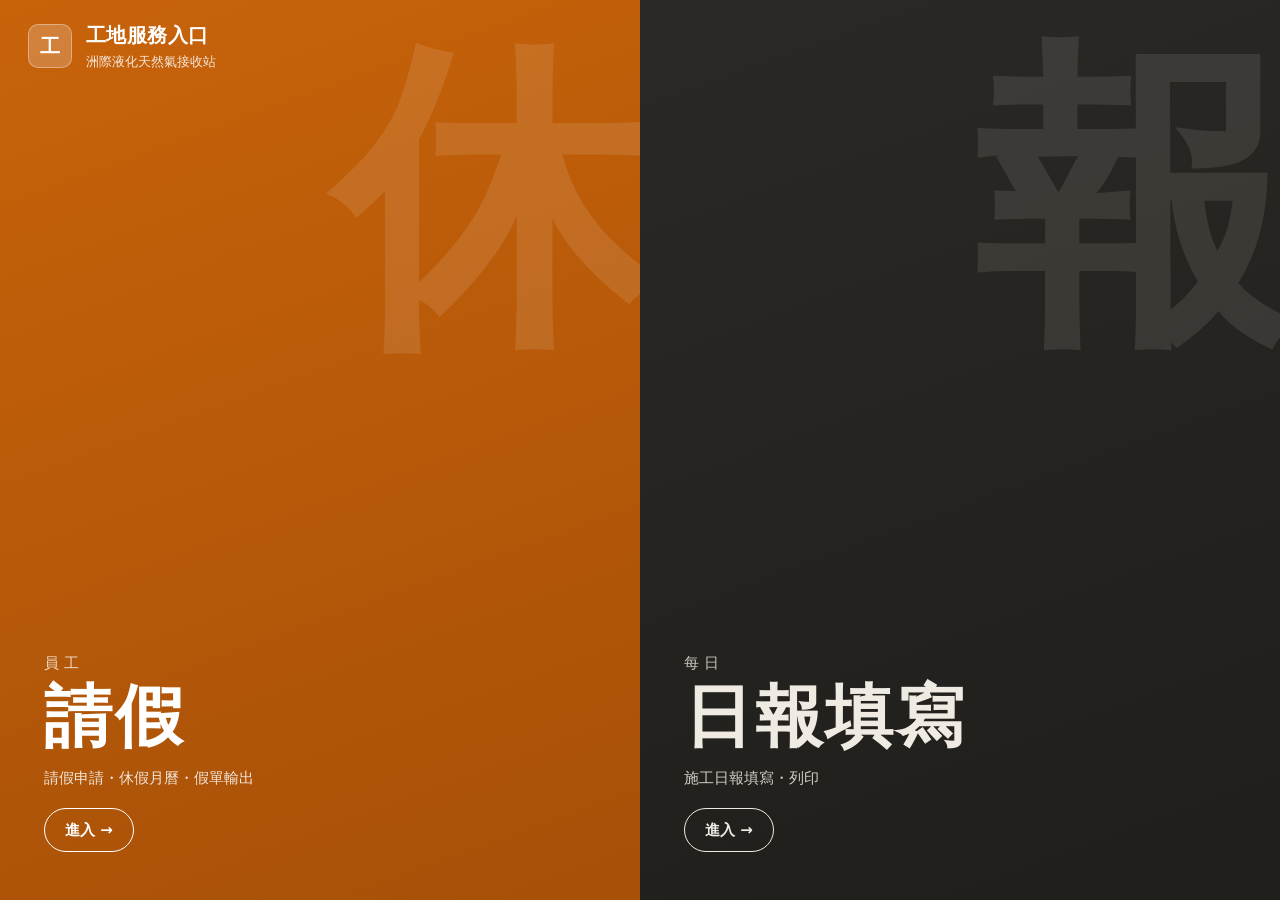
<file: index.html>
<!doctype html>
<html lang="zh-Hant">
<head>
<meta charset="UTF-8">
<meta name="viewport" content="width=device-width, initial-scale=1">
<title>工地服務入口</title>
<link rel="icon" href="data:image/svg+xml,%3Csvg xmlns='http://www.w3.org/2000/svg' viewBox='0 0 100 100'%3E%3Crect width='100' height='100' rx='20' fill='%23C8630A'/%3E%3Ctext x='50' y='68' font-size='58' text-anchor='middle' fill='white' font-family='Arial'%3E工%3C/text%3E%3C/svg%3E">
<link rel="stylesheet" href="style.css">
</head>
<body>
<div class="split">
  <header class="split-head">
    <span class="brand-mark" aria-hidden="true">工</span>
    <div>
      <h1>工地服務入口</h1>
      <p>洲際液化天然氣接收站</p>
    </div>
  </header>

  <a class="panel panel-leave" href="leave/">
    <span class="panel-mark" aria-hidden="true">休</span>
    <span class="panel-text">
      <span class="panel-kicker">員工</span>
      <span class="panel-title">請假</span>
      <span class="panel-desc">請假申請・休假月曆・假單輸出</span>
    </span>
    <span class="panel-go" aria-hidden="true">進入 →</span>
  </a>

  <a class="panel panel-daily" href="daily/">
    <span class="panel-mark" aria-hidden="true">報</span>
    <span class="panel-text">
      <span class="panel-kicker">每日</span>
      <span class="panel-title">日報填寫</span>
      <span class="panel-desc">施工日報填寫・列印</span>
    </span>
    <span class="panel-go" aria-hidden="true">進入 →</span>
  </a>
</div>
</body>
</html>
</file>
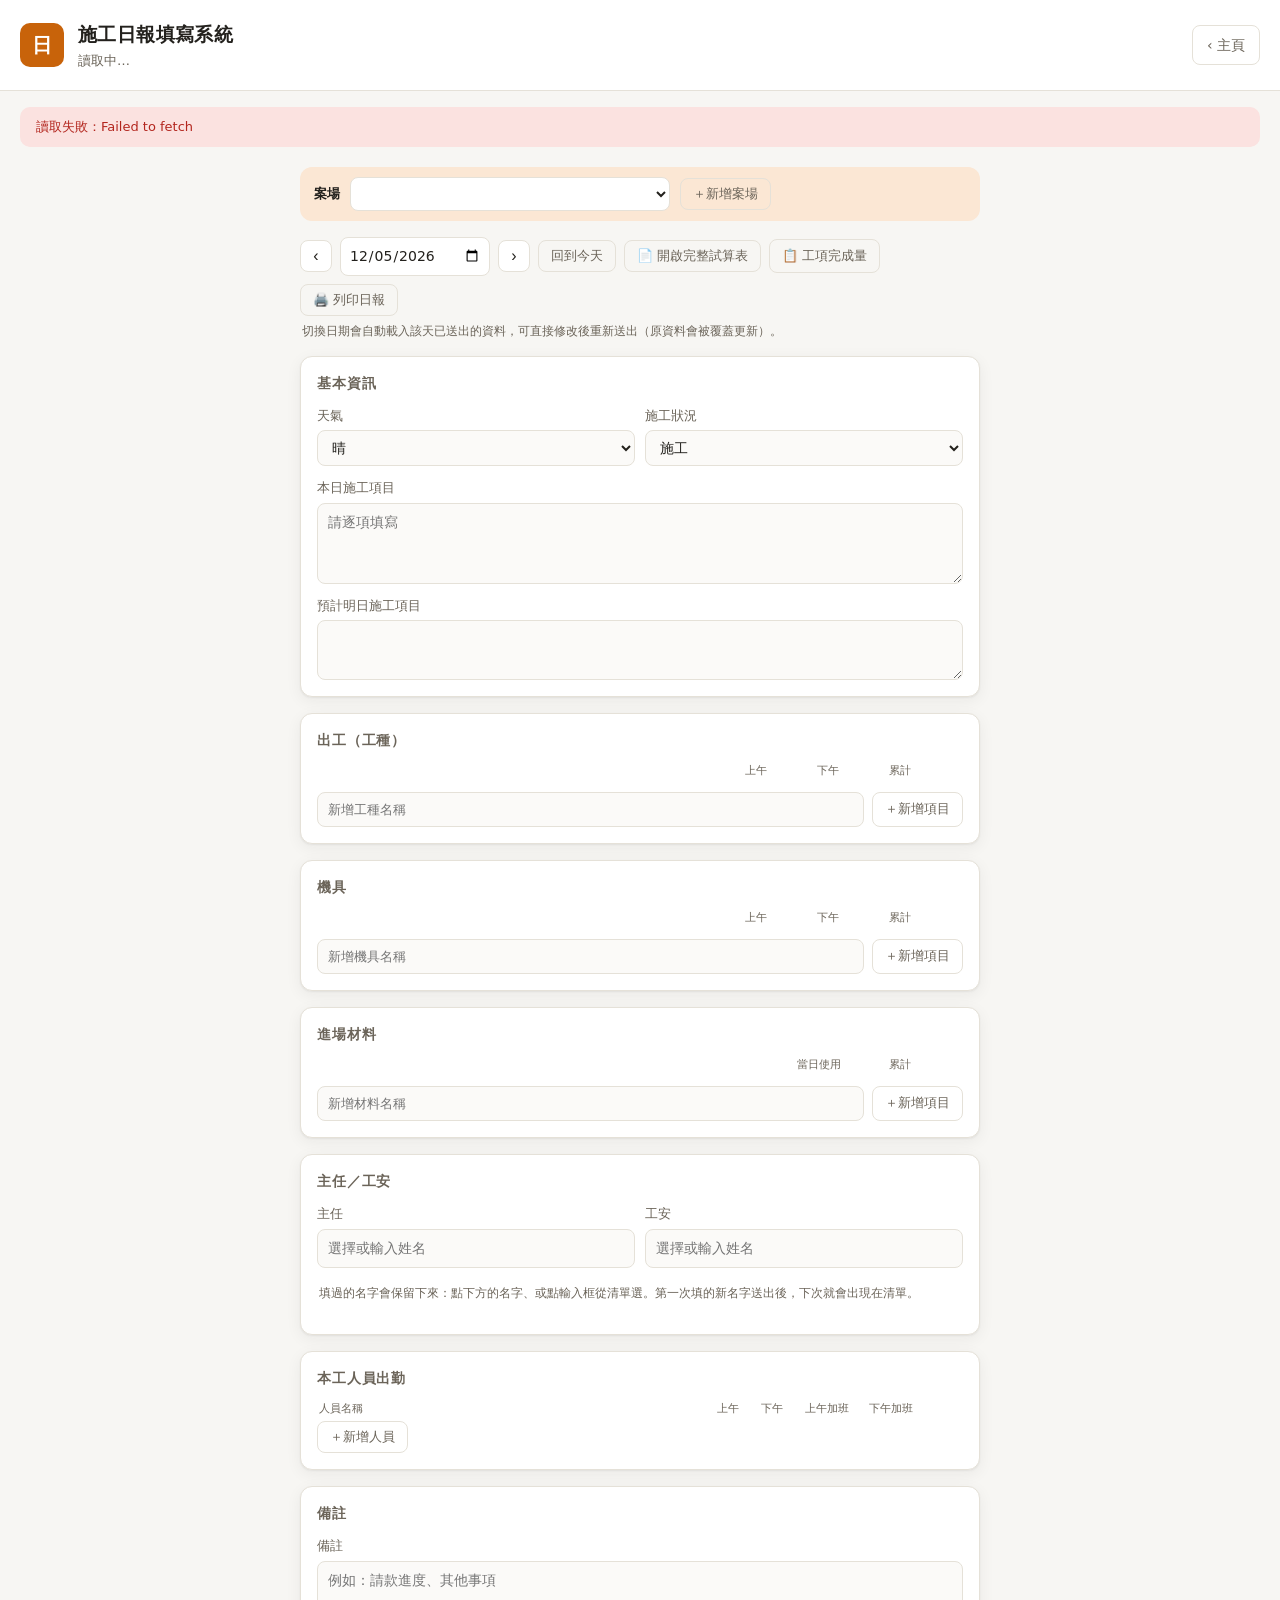
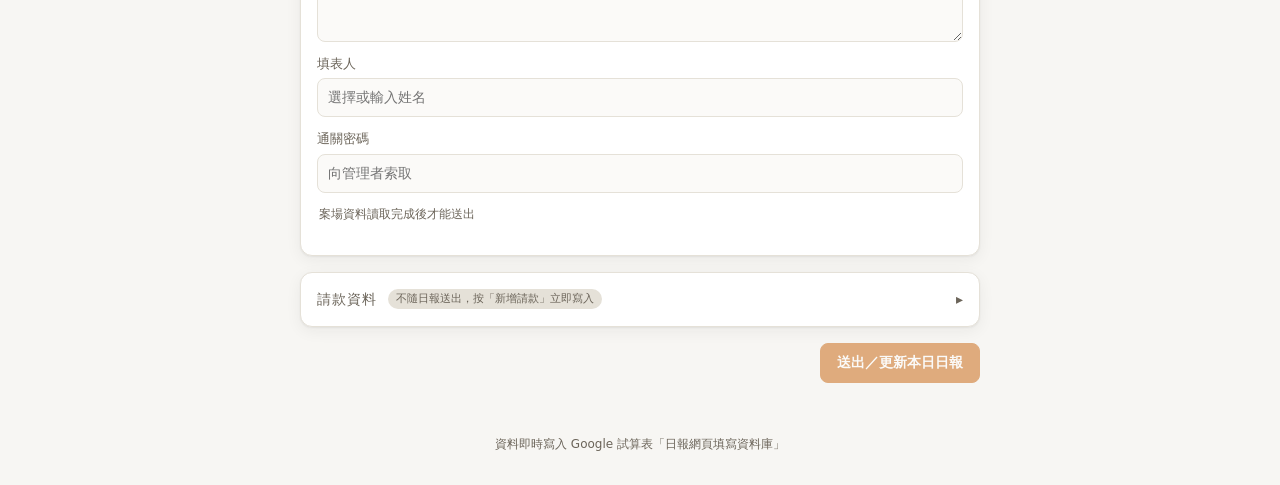
<file: daily/index.html>
<!doctype html>
<html lang="zh-Hant">
<head>
<meta charset="UTF-8">
<meta name="viewport" content="width=device-width, initial-scale=1">
<title id="pageTitle">施工日報填寫系統</title>
<link rel="icon" href="data:image/svg+xml,%3Csvg xmlns='http://www.w3.org/2000/svg' viewBox='0 0 100 100'%3E%3Crect width='100' height='100' rx='20' fill='%23C8630A'/%3E%3Ctext x='50' y='68' font-size='50' text-anchor='middle' fill='white' font-family='Arial'%3E日%3C/text%3E%3C/svg%3E">
<link rel="stylesheet" href="style.css?v=20261107f">
</head>
<body>
<header class="topbar">
  <div class="brand">
    <span class="brand-mark" aria-hidden="true">日</span>
    <div>
      <h1 id="companyName">施工日報填寫系統</h1>
      <p class="subtitle" id="projectName">讀取中…</p>
    </div>
  </div>
  <a class="home-link" href="../">‹ 主頁</a>
</header>

<div id="errorBanner" class="banner banner-error" hidden></div>

<main>
  <div class="case-bar">
    <label for="fCase">案場</label>
    <select id="fCase"></select>
    <button type="button" id="addCaseBtn" class="ghost-btn">＋新增案場</button>
    <span id="caseLoadStatus" class="load-status"></span>
  </div>

  <section class="card" id="addCaseSection" hidden>
    <h2>新增案場</h2>
    <div class="field-row">
      <label>案場代碼<input id="ncCode" type="text" maxlength="30" placeholder="英數字/底線/連字號，例如 h2" autocomplete="off"></label>
      <label>案場名稱<input id="ncName" type="text" maxlength="100" placeholder="例如 中鼎H2工區" autocomplete="off"></label>
    </div>
    <div class="field-row">
      <label>業主<input id="ncOwner" type="text" maxlength="100" autocomplete="off"></label>
      <label>公司名稱<input id="ncCompany" type="text" maxlength="100" autocomplete="off"></label>
    </div>
    <div class="field-row">
      <label>合約金額（元）<input id="ncContract" type="text" maxlength="100" autocomplete="off"></label>
      <label>開工日期（YYYY/MM/DD）<input id="ncStartDate" type="text" maxlength="100" placeholder="2026/01/01" autocomplete="off"></label>
    </div>
    <label>工種/機具/材料清單
      <select id="ncCopyFrom"></select>
    </label>
    <p class="field-hint">選「不複製」則新案場從空清單開始，之後可在各分類用「＋新增項目」自己加；各案場的清單彼此獨立。</p>
    <div class="submit-bar">
      <button type="button" id="ncCancelBtn" class="ghost-btn">取消</button>
      <button type="button" id="ncSubmitBtn" class="action-btn action-primary">建立案場</button>
    </div>
    <div id="ncStatus" class="form-status" hidden></div>
  </section>

  <form id="reportForm">
    <div class="date-bar">
      <button type="button" id="prevDayBtn" class="icon-btn" aria-label="前一天">‹</button>
      <input type="date" id="fDate">
      <button type="button" id="nextDayBtn" class="icon-btn" aria-label="後一天">›</button>
      <button type="button" id="todayBtn" class="ghost-btn">回到今天</button>
      <button type="button" id="openXlsxBtn" class="ghost-btn">📄 開啟完整試算表</button>
      <a id="itemsLinkBtn" class="ghost-btn link-btn" href="items.html">📋 工項完成量</a>
      <button type="button" id="printReportBtn" class="ghost-btn">🖨️ 列印日報</button>
      <span id="loadStatus" class="load-status"></span>
    </div>
    <p class="field-hint">切換日期會自動載入該天已送出的資料，可直接修改後重新送出（原資料會被覆蓋更新）。</p>

    <section class="card">
      <h2>基本資訊</h2>
      <div class="field-row">
        <label>天氣
          <select id="fWeather">
            <option value="晴">晴</option>
            <option value="陰">陰</option>
            <option value="雨">雨</option>
          </select>
        </label>
        <label>施工狀況
          <select id="fStatus">
            <option value="施工">施工</option>
            <option value="休息">休息</option>
          </select>
        </label>
      </div>
      <label>本日施工項目
        <textarea id="fTodayWork" rows="3" placeholder="請逐項填寫"></textarea>
      </label>
      <label>預計明日施工項目
        <textarea id="fTomorrowPlan" rows="2"></textarea>
      </label>
    </section>

    <section class="card">
      <h2>出工（工種）</h2>
      <div class="item-list-head"><span></span><span>上午</span><span>下午</span><span>累計</span></div>
      <div id="laborList" class="item-list"></div>
      <div class="add-item-row">
        <input type="text" id="laborNewName" placeholder="新增工種名稱">
        <button type="button" id="laborAddBtn" class="ghost-btn">＋新增項目</button>
      </div>
    </section>

    <section class="card">
      <h2>機具</h2>
      <div class="item-list-head"><span></span><span>上午</span><span>下午</span><span>累計</span></div>
      <div id="equipmentList" class="item-list"></div>
      <div class="add-item-row">
        <input type="text" id="equipmentNewName" placeholder="新增機具名稱">
        <button type="button" id="equipmentAddBtn" class="ghost-btn">＋新增項目</button>
      </div>
    </section>

    <section class="card">
      <h2>進場材料</h2>
      <div class="item-list-head material"><span></span><span>當日使用</span><span>累計</span></div>
      <div id="materialList" class="item-list"></div>
      <div class="add-item-row">
        <input type="text" id="materialNewName" placeholder="新增材料名稱">
        <button type="button" id="materialAddBtn" class="ghost-btn">＋新增項目</button>
      </div>
    </section>

    <section class="card">
      <h2>主任／工安</h2>
      <div class="field-row">
        <label>主任<input id="fDir" type="text" list="dirNames" maxlength="20" autocomplete="off" placeholder="選擇或輸入姓名">
          <div class="chip-row" id="dirChips"></div></label>
        <label>工安<input id="fSafe" type="text" list="safeNames" maxlength="20" autocomplete="off" placeholder="選擇或輸入姓名">
          <div class="chip-row" id="safeChips"></div></label>
      </div>
      <datalist id="dirNames"></datalist>
      <datalist id="safeNames"></datalist>
      <p class="field-hint">填過的名字會保留下來：點下方的名字、或點輸入框從清單選。第一次填的新名字送出後，下次就會出現在清單。</p>
    </section>

    <section class="card">
      <h2>本工人員出勤</h2>
      <div class="attendance-head">
        <span>人員名稱</span><span>上午</span><span>下午</span><span>上午加班</span><span>下午加班</span><span></span>
      </div>
      <div id="attendanceList"></div>
      <button type="button" id="addAttendanceBtn" class="ghost-btn">＋新增人員</button>
      <datalist id="peopleNames"></datalist>
    </section>

    <section class="card">
      <h2>備註</h2>
      <label>備註
        <textarea id="fRemark" rows="3" placeholder="例如：請款進度、其他事項"></textarea>
      </label>
      <label>填表人
        <input id="fReporter" list="reporterNames" placeholder="選擇或輸入姓名" required autocomplete="off" maxlength="20">
        <datalist id="reporterNames"></datalist>
      </label>
      <label>通關密碼
        <input id="fPassword" type="password" autocomplete="off" placeholder="向管理者索取">
      </label>
      <p id="passwordHint" class="field-hint">請先輸入密碼才能送出</p>
    </section>

    <section class="card" id="billingSection">
      <button type="button" id="billingToggle" class="card-toggle" aria-expanded="false" aria-controls="billingBody">
        <span class="card-toggle-title">請款資料</span>
        <span class="card-badge">不隨日報送出，按「新增請款」立即寫入</span>
        <span class="toggle-arrow" aria-hidden="true">▸</span>
      </button>
      <div id="billingDone" class="form-status" hidden></div>
      <div id="billingBody" hidden>
        <label>請款日期<input id="bDate" type="date"></label>
        <div id="billingItems"></div>
        <button type="button" id="billingAddItemBtn" class="ghost-btn">＋新增請款項目</button>
        <p class="field-hint">可用「＋新增請款項目」分別輸入不同區域/期別的資料，按一次「新增請款」一併寫入。「累計至上期請款金額」不用填，系統會依同區域前幾期自動加總；請款日期當天起的 xlsx 日報會顯示這些項目。新增後無法在網頁修改或刪除，請到試算表「請款資料」分頁處理。需先在上方「備註」卡片輸入通關密碼。</p>
        <div class="submit-bar">
          <button type="button" id="billingSubmitBtn" class="action-btn action-primary">新增請款</button>
        </div>
        <div id="billingStatus" class="form-status" hidden></div>
      </div>
    </section>

    <section class="card" id="internalSection" hidden>
      <h2>內部記錄 <span class="card-badge">不會列印，僅後台查看</span></h2>

      <div class="pick-head"><span>類別</span><span>內容說明</span><span>時間</span><span>備註</span><span></span></div>
      <div id="pickList"></div>
      <datalist id="pickCategoryList"></datalist>
      <button type="button" id="addPickBtn" class="ghost-btn">＋新增選工</button>

      <hr class="card-divider">

      <div id="noteList"></div>
      <button type="button" id="addNoteBtn" class="ghost-btn">＋新增備註</button>
    </section>

    <div id="formStatus" class="form-status" hidden></div>
    <div class="submit-bar">
      <button type="submit" id="submitBtn" class="action-btn action-primary">送出／更新本日日報</button>
    </div>
  </form>
</main>

<footer class="pagefoot">資料即時寫入 Google 試算表「日報網頁填寫資料庫」</footer>

<!--
  列印範本比照「D:\洲際液化天然氣接收站AI\日報格式.xlsx」實際欄位配置刻出來（用 openpyxl 讀取
  該檔案的合併儲存格與標籤位置比對），不是憑印象刻的。版面上有兩處無法從資料直接對應，
  已跟使用者確認過處理方式：
  1. 人員/加班區塊：主任/工安為上午下午各填一個姓名；「本工」為固定文字；人員欄依本工出勤
     的上午/下午勾選分區列出，加班時數與加班原因印在該人員同一列（範例加班欄右側原有4個
     小格，合併成單一「加班原因」欄，總寬度不變）。
  2. 範例第46~51列有一整塊沒有任何文字標籤的格線，判斷是原始表格「備註」欄位的所在位置，
     故拿來放備註文字（做成單一邊框方塊而非重建看不出用途的細格線，功能對等但非逐格複製）。
-->
<div id="printDailyReport" class="print-report">
  <table class="pr-head">
    <tbody>
      <tr><td colspan="2" class="pr-company" id="prCompany"></td></tr>
      <tr><td colspan="2" class="pr-title">施　工　日　誌　／　日　報　表</td></tr>
      <tr><td colspan="2">業主：<span id="prOwner"></span></td></tr>
      <tr><td colspan="2">工程名稱：<span id="prProject"></span></td></tr>
      <tr>
        <td class="pr-half">合約金額：<span id="prContract"></span></td>
        <td class="pr-half">日期：<span id="prYear"></span>年<span id="prMonth"></span>月<span id="prDay"></span>日</td>
      </tr>
      <tr>
        <td class="pr-half">開工日期：<span id="prStartDate"></span></td>
        <td class="pr-half">
          天氣：<span id="prChkSun" class="pr-checkbox"></span>晴
          <span id="prChkCloud" class="pr-checkbox"></span>陰
          <span id="prChkRain" class="pr-checkbox"></span>雨
          施工狀況：<span id="prChkWork" class="pr-checkbox"></span>施工
          <span id="prChkRest" class="pr-checkbox"></span>休息
        </td>
      </tr>
    </tbody>
  </table>

  <div class="pr-twocol">
    <div class="pr-col-left">
      <table class="pr-items">
        <thead><tr><th>工種</th><th>上午</th><th>下午</th><th>累計</th></tr></thead>
        <tbody id="prLaborRows"></tbody>
      </table>
      <table class="pr-items">
        <thead><tr><th>機具</th><th>上午</th><th>下午</th><th>累計</th></tr></thead>
        <tbody id="prEquipmentRows"></tbody>
      </table>
    </div>
    <div class="pr-col-right">
      <div class="pr-notebox">
        <div class="pr-label-cell">本日施工項目</div>
        <div class="pr-text-cell" id="prTodayWork"></div>
        <div class="pr-label-cell">預計明日施工項目</div>
        <div class="pr-text-cell" id="prTomorrowPlan"></div>
      </div>
    </div>
  </div>

  <div class="pr-twocol">
    <div class="pr-col-left">
      <table class="pr-items">
        <thead><tr><th>材料</th><th>當日使用</th><th>累計</th></tr></thead>
        <tbody id="prMaterialRows"></tbody>
      </table>
    </div>
    <div class="pr-col-right">
      <table class="pr-people">
        <colgroup>
          <col style="width:8%"><col style="width:9%"><col style="width:15%"><col style="width:9%"><col style="width:16%"><col style="width:9%"><col style="width:34%">
        </colgroup>
        <thead>
          <tr><th></th><th colspan="2">主任／工安</th><th>本工</th><th>人員</th><th>加班</th><th>加班原因</th></tr>
        </thead>
        <tbody id="prPeopleRows"></tbody>
      </table>
    </div>
  </div>

  <table class="pr-sign">
    <tbody>
      <tr class="pr-sign-row">
        <td>董事長</td>
        <td>經理</td>
        <td>填表人：<span id="prReporter"></span></td>
      </tr>
    </tbody>
  </table>
</div>

<script src="config.js?v=20260921a"></script>
<script src="app.js?v=20261107f"></script>
</body>
</html>
</file>
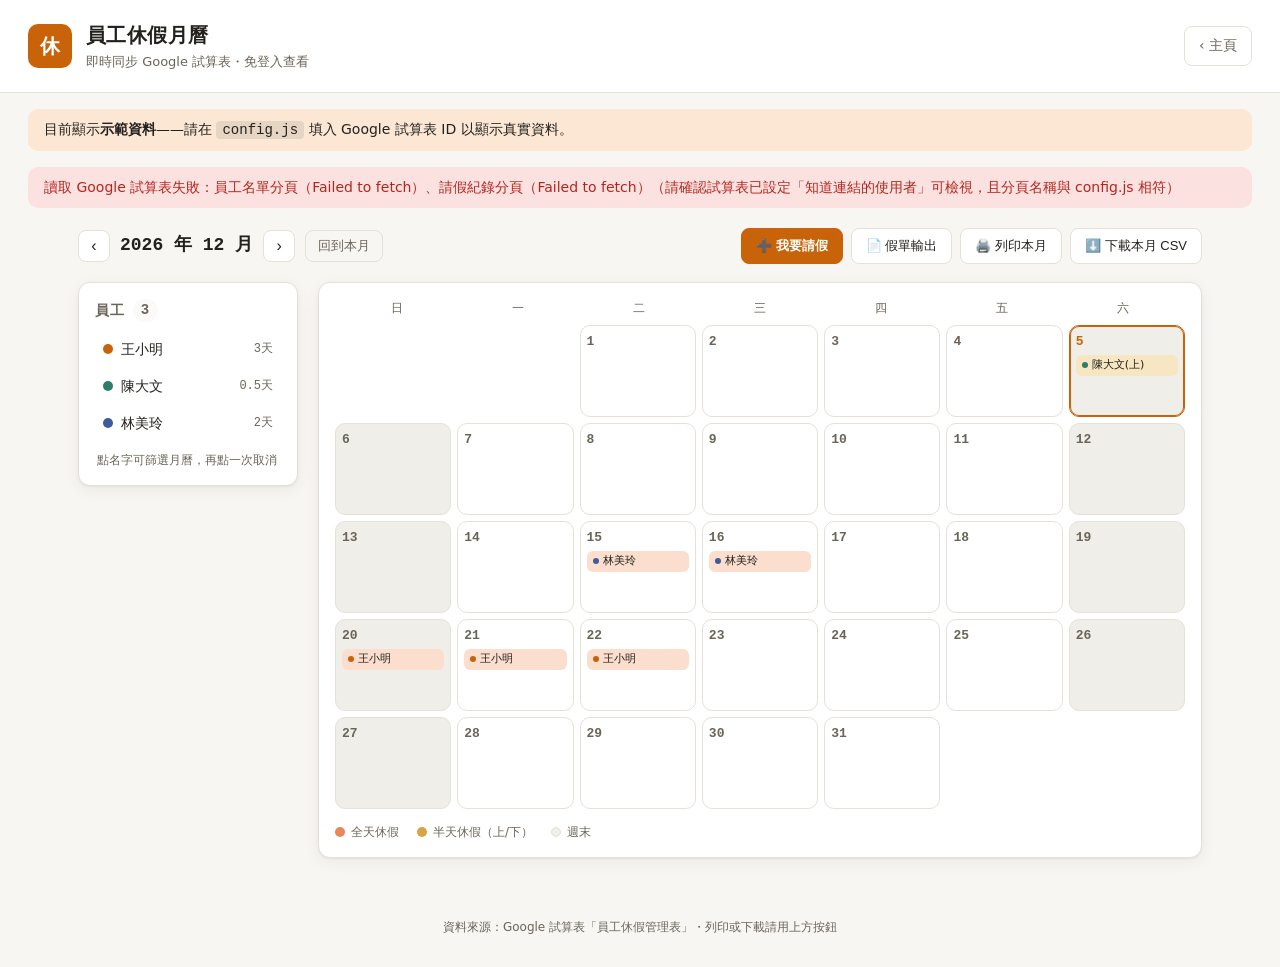
<file: leave/index.html>
<!doctype html>
<html lang="zh-Hant">
<head>
<meta charset="UTF-8">
<meta name="viewport" content="width=device-width, initial-scale=1">
<title id="pageTitle">員工休假月曆</title>
<link rel="icon" href="data:image/svg+xml,%3Csvg xmlns='http://www.w3.org/2000/svg' viewBox='0 0 100 100'%3E%3Crect width='100' height='100' rx='20' fill='%23C8630A'/%3E%3Ctext x='50' y='68' font-size='58' text-anchor='middle' fill='white' font-family='Arial'%3E休%3C/text%3E%3C/svg%3E">
<link rel="stylesheet" href="style.css">
</head>
<body>
<header class="topbar">
  <div class="brand">
    <span class="brand-mark" aria-hidden="true">休</span>
    <div>
      <h1 id="companyName">員工休假月曆</h1>
      <p class="subtitle">即時同步 Google 試算表・免登入查看</p>
    </div>
  </div>
  <a class="home-link" href="../">‹ 主頁</a>
</header>

<div id="demoBanner" class="banner" hidden>
  目前顯示<strong>示範資料</strong>——請在 <code>config.js</code> 填入 Google 試算表 ID 以顯示真實資料。
</div>
<div id="errorBanner" class="banner banner-error" hidden></div>

<main>
  <div class="toolbar">
    <div class="month-nav">
      <button id="prevMonth" class="icon-btn" aria-label="上個月">‹</button>
      <div class="month-label" id="monthLabel">2026 年 9 月</div>
      <button id="nextMonth" class="icon-btn" aria-label="下個月">›</button>
      <button id="todayBtn" class="ghost-btn">回到本月</button>
    </div>
    <div class="actions">
      <button id="addLeaveBtn" class="action-btn action-primary">➕ 我要請假</button>
      <button id="leaveFormBtn" class="action-btn">📄 假單輸出</button>
      <button id="printBtn" class="action-btn">🖨️ 列印本月</button>
      <button id="downloadBtn" class="action-btn">⬇️ 下載本月 CSV</button>
      <a id="sheetLink" class="action-btn action-link" href="#" target="_blank" rel="noopener">📄 開啟完整試算表</a>
    </div>
  </div>

  <div class="layout">
    <aside class="roster" aria-label="員工列表">
      <h2>員工<span id="empCount" class="count-pill">0</span></h2>
      <ul id="employeeList" class="employee-list"></ul>
      <p class="hint">點名字可篩選月曆，再點一次取消</p>
    </aside>

    <section class="calendar-wrap" aria-label="休假月曆">
      <div class="weekday-row">
        <span>日</span><span>一</span><span>二</span><span>三</span><span>四</span><span>五</span><span>六</span>
      </div>
      <div id="calendarGrid" class="calendar-grid"></div>
      <div class="legend">
        <span class="legend-item"><i class="dot dot-full"></i>全天休假</span>
        <span class="legend-item"><i class="dot dot-half"></i>半天休假（上/下）</span>
        <span class="legend-item"><i class="dot dot-weekend"></i>週末</span>
      </div>
    </section>
  </div>
</main>

<dialog id="leaveDialog" class="leave-dialog">
  <form id="leaveForm" method="dialog">
    <h2>請假申請</h2>
    <label>
      姓名
      <input id="fName" name="name" list="empNames" placeholder="選擇或輸入姓名" required autocomplete="off" maxlength="20">
      <datalist id="empNames"></datalist>
    </label>
    <p class="field-hint">名單裡沒有你的名字？直接輸入新名字送出即可自動加入員工名單。</p>
    <div class="field-row">
      <label>
        開始日期
        <input id="fStart" name="start" type="date" required>
      </label>
      <label>
        結束日期
        <input id="fEnd" name="end" type="date" required>
      </label>
    </div>
    <label>
      假別
      <select id="fType" name="type">
        <option value="全天">全天</option>
        <option value="上午半天">上午半天</option>
        <option value="下午半天">下午半天</option>
      </select>
    </label>
    <p class="field-hint">半天假請把開始日期和結束日期設成同一天。</p>
    <label>
      備註（選填）
      <input id="fNote" name="note" type="text" maxlength="80" placeholder="例如：返鄉處理家事">
    </label>
    <label>
      通關密碼
      <input id="fPassword" name="password" type="password" autocomplete="off" placeholder="向管理者索取">
    </label>
    <p id="passwordHint" class="field-hint">請先輸入密碼才能送出</p>
    <label class="pf-checkbox-inline">
      <input type="checkbox" id="fAlsoPrintForm">
      送出成功後，順便產生正式假單並列印
    </label>
    <div id="formStatus" class="form-status" hidden></div>
    <div class="dialog-actions">
      <button type="button" id="cancelLeaveBtn" class="ghost-btn">取消</button>
      <button type="submit" id="submitLeaveBtn" class="action-btn action-primary">送出</button>
    </div>
  </form>
</dialog>

<dialog id="leaveFormDialog" class="leave-dialog leave-form-dialog">
  <form id="leaveFormForm">
    <h2>假單輸出</h2>
    <p class="field-hint">填完按「產生假單並列印」，會開瀏覽器列印視窗，選「另存為 PDF」即可自選存放資料夾。這裡填的資料不會存進 Google 試算表。</p>
    <label>
      姓名
      <input id="pfNameInput" list="empNames" placeholder="選擇或輸入姓名" required autocomplete="off" maxlength="20">
    </label>
    <label>
      工地名稱
      <input id="pfSiteInput" type="text" placeholder="例如：洲際LNG接收站工程" maxlength="40">
    </label>
    <label>
      職務代理人
      <input id="pfProxyInput" type="text" placeholder="不指定可留空" maxlength="20">
    </label>
    <fieldset class="pf-type-fieldset">
      <legend>假別</legend>
      <label class="pf-radio"><input type="radio" name="pfType" value="婚假" required> 婚假</label>
      <label class="pf-radio"><input type="radio" name="pfType" value="事假"> 事假</label>
      <label class="pf-radio"><input type="radio" name="pfType" value="病假"> 病假</label>
      <label class="pf-radio"><input type="radio" name="pfType" value="喪假"> 喪假</label>
    </fieldset>
    <p class="field-hint">婚假／病假／喪假請另外檢附證明文件，這裡不處理附件。</p>

    <p class="pf-section-label">請假起（時分為24小時制，上午/下午僅作跨日註記用）：</p>
    <div class="pf-datetime-row">
      <input id="pfStartDate" type="date" required>
      <select id="pfStartAmpm"><option value="上午" selected>上午</option><option value="下午">下午</option></select>
      <input id="pfStartHour" type="number" min="0" max="23" placeholder="時" value="8">
      <input id="pfStartMin" type="number" min="0" max="59" placeholder="分" value="0">
    </div>
    <p class="pf-section-label">請假迄（時分為24小時制，上午/下午僅作跨日註記用）：</p>
    <div class="pf-datetime-row">
      <input id="pfEndDate" type="date" required>
      <select id="pfEndAmpm"><option value="上午">上午</option><option value="下午" selected>下午</option></select>
      <input id="pfEndHour" type="number" min="0" max="23" placeholder="時" value="17">
      <input id="pfEndMin" type="number" min="0" max="59" placeholder="分" value="0">
    </div>

    <p class="pf-section-label">請假日時數（共計）：</p>
    <div class="field-row">
      <label>
        天
        <input id="pfDaysInput" type="number" min="0" step="0.5" placeholder="天">
      </label>
      <label>
        時
        <input id="pfHoursInput" type="number" min="0" step="0.5" placeholder="時">
      </label>
    </div>
    <label>
      交辦事項（選填）
      <textarea id="pfHandoverInput" rows="2" maxlength="200" placeholder="請假期間工作如何交接"></textarea>
    </label>

    <div id="pfFormStatus" class="form-status error" hidden></div>
    <div class="dialog-actions">
      <button type="button" id="leaveFormCancelBtn" class="ghost-btn">取消</button>
      <button type="submit" class="action-btn action-primary">產生假單並列印</button>
    </div>
  </form>
</dialog>

<div id="printLeaveForm" class="print-leave-form">
  <table>
    <tbody>
      <tr><td colspan="5" class="pf-header-companies">坤鎔營造股份有限公司　　　專壹營造股份有限公司　　　裕發營造工程有限公司</td></tr>
      <tr><td colspan="5" class="pf-form-title">請　假　單</td></tr>
      <tr>
        <td colspan="3">工地名稱：<span id="pfOutSite"></span></td>
        <td colspan="2">請假填寫日期：<span id="pfOutFillDate"></span></td>
      </tr>
      <tr>
        <td colspan="3">姓　　名：<span id="pfOutName"></span></td>
        <td colspan="2">職務代理人：<span id="pfOutProxy"></span></td>
      </tr>
      <tr><td colspan="5" class="pf-label-cell">請假事由</td></tr>
      <tr>
        <td colspan="5" class="pf-checkbox-row">
          婚假<span id="pfOutChkMarriage" class="pf-checkbox"></span>
          事假<span id="pfOutChkPersonal" class="pf-checkbox"></span>
          病假<span id="pfOutChkSick" class="pf-checkbox"></span>
          喪假<span id="pfOutChkFuneral" class="pf-checkbox"></span>
          　（婚、病、喪假請檢附相關證明文件）
        </td>
      </tr>
      <tr><td colspan="5">請假日期：自　<span id="pfOutStart"></span>　起</td></tr>
      <tr><td colspan="5">　　　　　至　<span id="pfOutEnd"></span>　止</td></tr>
      <tr><td colspan="5">請假日時數：共計　<span id="pfOutDays"></span>　天　<span id="pfOutHours"></span>　時</td></tr>
      <tr><td colspan="5" class="pf-handover-cell">交辦事項：<span id="pfOutHandover"></span></td></tr>
      <tr class="pf-sign-row">
        <td colspan="2">董事長</td>
        <td colspan="1">總經理</td>
        <td colspan="2">經理</td>
      </tr>
    </tbody>
  </table>
</div>

<footer class="pagefoot">
  資料來源：Google 試算表「員工休假管理表」・列印或下載請用上方按鈕
</footer>

<script src="config.js"></script>
<script src="app.js"></script>
</body>
</html>
</file>
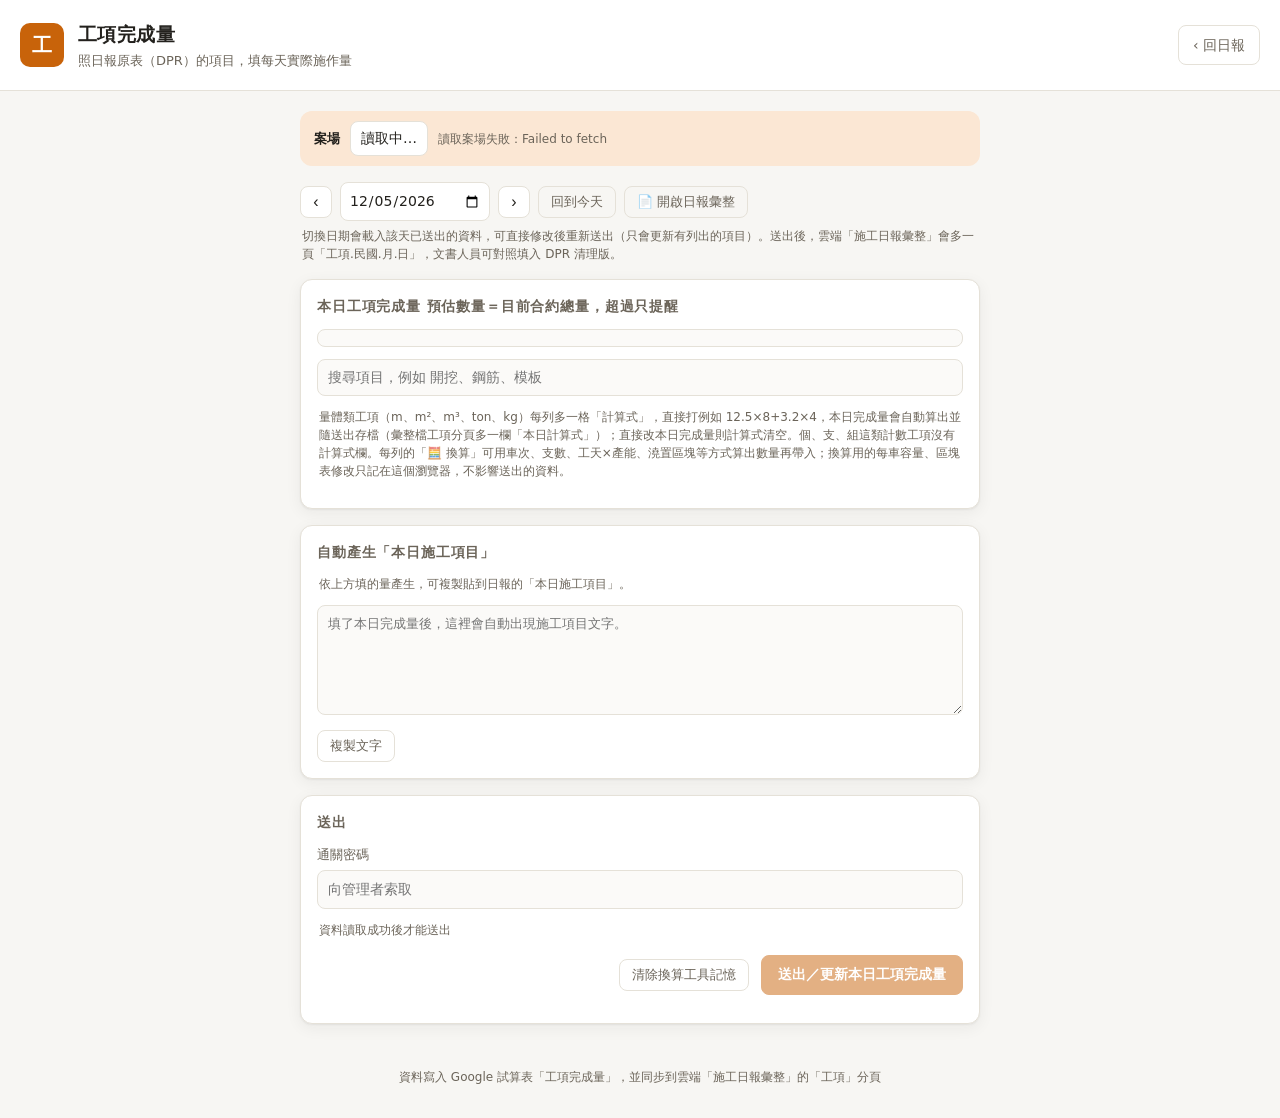
<file: daily/items.html>
<!doctype html>
<html lang="zh-Hant">
<head>
<meta charset="UTF-8">
<meta name="viewport" content="width=device-width, initial-scale=1">
<title>工項完成量</title>
<link rel="icon" href="data:image/svg+xml,%3Csvg xmlns='http://www.w3.org/2000/svg' viewBox='0 0 100 100'%3E%3Crect width='100' height='100' rx='20' fill='%23C8630A'/%3E%3Ctext x='50' y='68' font-size='50' text-anchor='middle' fill='white' font-family='Arial'%3E工%3C/text%3E%3C/svg%3E">
<link rel="stylesheet" href="style.css?v=20261107f">
<link rel="stylesheet" href="items.css?v=20261113b">
</head>
<body>
<header class="topbar">
  <div class="brand">
    <span class="brand-mark" aria-hidden="true">工</span>
    <div>
      <h1 id="companyName">工項完成量</h1>
      <p class="subtitle" id="projectName">照日報原表（DPR）的項目，填每天實際施作量</p>
    </div>
  </div>
  <a class="home-link" id="backLink" href="index.html">‹ 回日報</a>
</header>

<div id="errorBanner" class="banner banner-error" hidden></div>

<main>
  <div class="case-bar">
    <label>案場</label><span id="caseName" class="pill">讀取中…</span>
    <span id="caseLoadStatus" class="load-status"></span>
  </div>

  <div class="date-bar">
    <button type="button" id="prev" class="icon-btn" aria-label="前一天">‹</button>
    <input type="date" id="fDate">
    <button type="button" id="next" class="icon-btn" aria-label="後一天">›</button>
    <button type="button" id="today" class="ghost-btn">回到今天</button>
    <button type="button" id="openXlsxBtn" class="ghost-btn">📄 開啟日報彙整</button>
    <span id="dirty" class="dirty" hidden>● 尚未送出</span>
    <span id="loadStatus" class="load-status"></span>
  </div>
  <p class="field-hint">切換日期會載入該天已送出的資料，可直接修改後重新送出（只會更新有列出的項目）。送出後，雲端「施工日報彙整」會多一頁「工項.民國.月.日」，文書人員可對照填入 DPR 清理版。</p>

  <section class="card">
    <h2>本日工項完成量 <span class="badge">預估數量＝目前合約總量，超過只提醒</span></h2>
    <div class="summary-bar" id="summary"></div>
    <div class="tools">
      <input type="search" id="q" placeholder="搜尋項目，例如 開挖、鋼筋、模板" aria-label="搜尋項目">
      <button type="button" id="openAll" class="ghost-btn">全部展開</button>
      <button type="button" id="closeAll" class="ghost-btn">全部收合</button>
    </div>
    <div id="groups"></div>
    <div id="msgEmpty" class="hint" hidden>沒有符合的項目。</div>
    <p class="hint">量體類工項（m、m²、m³、ton、kg）每列多一格「計算式」，直接打例如 12.5×8+3.2×4，本日完成量會自動算出並隨送出存檔（彙整檔工項分頁多一欄「本日計算式」）；直接改本日完成量則計算式清空。個、支、組這類計數工項沒有計算式欄。每列的「🧮 換算」可用車次、支數、工天×產能、澆置區塊等方式算出數量再帶入；換算用的每車容量、區塊表修改只記在這個瀏覽器，不影響送出的資料。</p>
  </section>

  <section class="card">
    <h2>自動產生「本日施工項目」</h2>
    <p class="hint">依上方填的量產生，可複製貼到日報的「本日施工項目」。</p>
    <textarea class="gen" id="gen" readonly placeholder="填了本日完成量後，這裡會自動出現施工項目文字。"></textarea>
    <div style="display:flex;gap:8px;margin-top:8px;align-items:center">
      <button type="button" id="copyBtn" class="ghost-btn">複製文字</button>
      <span id="copyMsg" class="hint" style="margin:0"></span>
    </div>
  </section>

  <section class="card">
    <h2>送出</h2>
    <label>通關密碼
      <input id="fPassword" type="password" autocomplete="off" placeholder="向管理者索取">
    </label>
    <p id="pwHint" class="field-hint">請先輸入通關密碼才能送出</p>
    <div id="status" class="status" hidden></div>
    <div class="submit-bar">
      <span id="clearToolsMsg" class="hint" style="margin:0 auto 0 0"></span>
      <button type="button" id="clearToolsBtn" class="ghost-btn">清除換算工具記憶</button>
      <button type="button" id="saveBtn" class="action-btn action-primary" disabled>送出／更新本日工項完成量</button>
    </div>
  </section>
</main>

<footer class="pagefoot">資料寫入 Google 試算表「工項完成量」，並同步到雲端「施工日報彙整」的「工項」分頁</footer>

<script src="config.js?v=20260921a"></script>
<script src="items-blocks.js?v=20261107f"></script>
<script src="items.js?v=20261113a"></script>
</body>
</html>
</file>
<file: style.css>
:root {
  --bg: #F7F6F3;
  --text: #23211D;
  --accent: #C8630A;
  --accent-deep: #A65008;
  --panel-2: #2B2925;
  --panel-2-deep: #1F1E1B;
  --on-dark: #EFEBE3;
  --font-ui: "Noto Sans TC", "PingFang TC", "Microsoft JhengHei", system-ui, sans-serif;
}
@media (prefers-color-scheme: dark) {
  :root {
    --bg: #1B1A17;
    --accent: #E08A3E;
    --accent-deep: #C8630A;
    --panel-2: #33302B;
    --panel-2-deep: #26241F;
  }
}

* { box-sizing: border-box; }
body { margin: 0; background: var(--bg); color: var(--text); font-family: var(--font-ui); line-height: 1.5; }

/* 左右分割的兩大色塊；頂欄疊在上面 */
.split {
  position: relative;
  display: grid;
  grid-template-columns: 1fr 1fr;
  min-height: 100vh;
  min-height: 100dvh;
}
.split-head {
  position: absolute;
  top: 0; left: 0; right: 0;
  z-index: 2;
  display: flex;
  align-items: center;
  gap: 14px;
  padding: 20px 28px;
  color: #fff;
  pointer-events: none;
}
.split-head h1 { margin: 0; font-size: 20px; letter-spacing: .02em; }
.split-head p { margin: 2px 0 0; font-size: 13px; opacity: .85; }
.brand-mark {
  display: inline-flex; align-items: center; justify-content: center;
  width: 44px; height: 44px; border-radius: 10px;
  background: rgba(255,255,255,.2); color: #fff; font-weight: 700; font-size: 20px; flex: none;
  border: 1px solid rgba(255,255,255,.35);
}

.panel {
  position: relative;
  display: flex;
  flex-direction: column;
  justify-content: flex-end;
  gap: 18px;
  padding: 96px 44px 48px;
  color: #fff;
  text-decoration: none;
  overflow: hidden;
  transition: filter .2s ease;
}
.panel-leave { background: linear-gradient(160deg, var(--accent) 0%, var(--accent-deep) 100%); }
.panel-daily { background: linear-gradient(160deg, var(--panel-2) 0%, var(--panel-2-deep) 100%); color: var(--on-dark); }
.panel:hover { filter: brightness(1.08); }
.panel:focus-visible { outline: 4px solid #fff; outline-offset: -8px; }

/* 巨大的浮水印字 */
.panel-mark {
  position: absolute;
  right: -12px; top: 40px;
  font-size: min(46vw, 320px);
  font-weight: 800;
  line-height: 1;
  opacity: .10;
  pointer-events: none;
  user-select: none;
}
.panel-text { position: relative; display: flex; flex-direction: column; gap: 6px; }
.panel-kicker { font-size: 15px; letter-spacing: .3em; opacity: .8; }
.panel-title { font-size: clamp(40px, 6vw, 68px); font-weight: 800; line-height: 1.1; letter-spacing: .04em; }
.panel-desc { font-size: 15px; opacity: .85; margin-top: 6px; }
.panel-go {
  position: relative;
  align-self: flex-start;
  padding: 10px 20px;
  border: 1.5px solid currentColor;
  border-radius: 999px;
  font-size: 15px;
  font-weight: 600;
  transition: background .15s ease, color .15s ease;
}
.panel-leave:hover .panel-go { background: #fff; color: var(--accent-deep); }
.panel-daily:hover .panel-go { background: var(--on-dark); color: var(--panel-2-deep); }

/* 手機：上下分割 */
@media (max-width: 720px) {
  .split { grid-template-columns: 1fr; grid-template-rows: 1fr 1fr; }
  .split-head { padding: 16px; }
  .panel { padding: 84px 20px 28px; gap: 12px; }
  .panel-daily { padding-top: 28px; }
  .panel-title { font-size: 44px; }
  .panel-mark { font-size: 44vw; top: 20px; }
}
@media (prefers-reduced-motion: reduce) { .panel, .panel-go { transition: none; } }
</file>
<file: daily/style.css>
:root {
  --bg: #F7F6F3;
  --surface: #FFFFFF;
  --surface-2: #FBFAF8;
  --text: #23211D;
  --text-muted: #6B6459;
  --border: #E5E1D8;
  --accent: #C8630A;
  --accent-soft: #FBE7D4;
  --full: #E8875A;
  --full-soft: #FBDECE;
  --danger: #B3261E;
  --danger-soft: #FBE2E0;
  --shadow: 0 1px 2px rgba(35,33,29,.06), 0 4px 16px rgba(35,33,29,.06);
  --radius: 12px;
  --font-ui: "Noto Sans TC", "PingFang TC", "Microsoft JhengHei", system-ui, sans-serif;
  --font-num: "Roboto Mono", ui-monospace, "SFMono-Regular", Menlo, monospace;
}

@media (prefers-color-scheme: dark) {
  :root {
    --bg: #1B1A17;
    --surface: #242220;
    --surface-2: #2B2925;
    --text: #EFEBE3;
    --text-muted: #A69E90;
    --border: #3A3733;
    --accent: #E08A3E;
    --accent-soft: #3A2A18;
    --full: #E08A3E;
    --full-soft: #3D2A17;
    --danger: #E5847D;
    --danger-soft: #3A2220;
    --shadow: 0 1px 2px rgba(0,0,0,.3), 0 4px 16px rgba(0,0,0,.3);
  }
}

* { box-sizing: border-box; }
html, body { margin: 0; padding: 0; }
body {
  background: var(--bg);
  color: var(--text);
  font-family: var(--font-ui);
  line-height: 1.5;
}

.topbar {
  display: flex;
  align-items: center;
  padding: 20px 20px;
  border-bottom: 1px solid var(--border);
  background: var(--surface);
}
.brand { display: flex; align-items: center; gap: 14px; }
.brand-mark {
  display: inline-flex;
  align-items: center;
  justify-content: center;
  width: 44px; height: 44px;
  border-radius: 10px;
  background: var(--accent);
  color: #fff;
  font-weight: 700;
  font-size: 20px;
  flex: none;
}
.topbar h1 { font-size: 19px; margin: 0; letter-spacing: .02em; }
.subtitle { margin: 2px 0 0; font-size: 13px; color: var(--text-muted); }

.banner {
  margin: 16px 20px 0;
  padding: 10px 16px;
  border-radius: 10px;
  background: var(--accent-soft);
  font-size: 13px;
}
.banner-error { background: var(--danger-soft); color: var(--danger); }

main { max-width: 720px; margin: 0 auto; padding: 20px; }

.case-bar {
  display: flex;
  align-items: center;
  gap: 10px;
  margin-bottom: 16px;
  padding: 10px 14px;
  border-radius: var(--radius);
  background: var(--accent-soft);
  flex-wrap: wrap;
}
.case-bar label { font-size: 13px; font-weight: 600; color: var(--text); }
.case-bar select {
  font: inherit;
  font-size: 14px;
  color: var(--text);
  background: var(--surface);
  border: 1px solid var(--border);
  border-radius: 8px;
  padding: 7px 10px;
  flex: 1 1 auto;
  max-width: 320px;
}
.case-bar select:focus { outline: none; border-color: var(--accent); }

.date-bar {
  display: flex;
  align-items: center;
  gap: 8px;
  margin-bottom: 6px;
  flex-wrap: wrap;
}
.date-bar input[type="date"] {
  font: inherit;
  font-size: 14px;
  color: var(--text);
  background: var(--surface);
  border: 1px solid var(--border);
  border-radius: 8px;
  padding: 7px 8px;
}
.load-status { font-size: 12px; color: var(--text-muted); }
.icon-btn {
  width: 32px; height: 32px;
  border-radius: 8px;
  border: 1px solid var(--border);
  background: var(--surface);
  color: var(--text);
  font-size: 16px;
  cursor: pointer;
}
.icon-btn:hover { background: var(--surface-2); }
.ghost-btn {
  border: 1px solid var(--border);
  background: transparent;
  color: var(--text-muted);
  border-radius: 8px;
  padding: 6px 12px;
  font-size: 13px;
  cursor: pointer;
}
.ghost-btn:hover { color: var(--text); border-color: var(--accent); }

.field-hint { margin: 4px 2px 16px; font-size: 12px; color: var(--text-muted); }

.card {
  background: var(--surface);
  border: 1px solid var(--border);
  border-radius: var(--radius);
  padding: 16px;
  box-shadow: var(--shadow);
  margin-bottom: 16px;
}
.card h2 { font-size: 14px; margin: 0 0 12px; color: var(--text-muted); text-transform: uppercase; letter-spacing: .06em; }
.card-badge { text-transform: none; letter-spacing: normal; font-size: 11px; font-weight: normal; margin-left: 8px; padding: 2px 8px; border-radius: 999px; background: var(--border); color: var(--text-muted); vertical-align: middle; }
.card-toggle { display: flex; align-items: center; gap: 4px; width: 100%; margin: 0; padding: 0; background: none; border: 0; font: inherit; color: var(--text-muted); text-align: left; cursor: pointer; }
.card-toggle-title { font-size: 14px; letter-spacing: .06em; }
.card-toggle .toggle-arrow { margin-left: auto; font-size: 14px; transition: transform .15s; }
.card-toggle[aria-expanded="true"] .toggle-arrow { transform: rotate(90deg); }
#billingBody { margin-top: 12px; }
#billingDone { margin: 10px 0 0; }
.billing-item { border: 1px solid var(--border); border-radius: 12px; padding: 10px 12px 2px; margin: 12px 0; }
.billing-item-head { display: flex; align-items: center; justify-content: space-between; margin-bottom: 4px; }
.billing-item-title { font-size: 13px; color: var(--text-muted); }
.billing-item-remove { padding: 2px 10px; font-size: 12px; }
.card-divider { border: none; border-top: 1px solid var(--border); margin: 16px 0 12px; }

.pick-head, .pick-row {
  display: grid;
  grid-template-columns: 84px minmax(0, 1fr) 64px minmax(0, 1fr) 28px;
  gap: 8px;
  align-items: center;
}
.pick-head { font-size: 11px; color: var(--text-muted); padding: 0 2px 4px; }
.pick-row { padding: 4px 2px; }
.pick-row select, .pick-row input[type="text"] {
  font: inherit;
  font-size: 13px;
  color: var(--text);
  background: var(--surface-2);
  border: 1px solid var(--border);
  border-radius: 8px;
  padding: 6px 6px;
  width: 100%;
}
.note-row { display: grid; grid-template-columns: minmax(0, 1fr) 28px; gap: 8px; align-items: center; padding: 4px 2px; }
.note-row input[type="text"] {
  font: inherit;
  font-size: 13px;
  color: var(--text);
  background: var(--surface-2);
  border: 1px solid var(--border);
  border-radius: 8px;
  padding: 6px 8px;
  width: 100%;
}
.pick-row .remove-btn, .note-row .remove-btn { border: none; background: transparent; color: var(--text-muted); cursor: pointer; font-size: 15px; }
.pick-row .remove-btn:hover, .note-row .remove-btn:hover { color: var(--danger); }

.card label {
  display: flex;
  flex-direction: column;
  gap: 5px;
  font-size: 13px;
  color: var(--text-muted);
  margin-bottom: 12px;
}
.card label:last-child { margin-bottom: 0; }
.card input, .card select, .card textarea {
  font: inherit;
  font-size: 14px;
  color: var(--text);
  background: var(--surface-2);
  border: 1px solid var(--border);
  border-radius: 8px;
  padding: 8px 10px;
  width: 100%;
}
.card input:focus, .card select:focus, .card textarea:focus {
  outline: none;
  border-color: var(--accent);
}
.card textarea { resize: vertical; font-family: inherit; }
.field-row { display: grid; grid-template-columns: minmax(0, 1fr) minmax(0, 1fr); gap: 10px; }
@media (max-width: 480px) {
  .field-row { grid-template-columns: 1fr; }
}

.item-list-head {
  display: grid;
  grid-template-columns: 1fr 64px 64px 72px;
  gap: 8px;
  font-size: 11px;
  color: var(--text-muted);
  padding: 0 2px 4px;
}
.item-list-head.material { grid-template-columns: 1fr 84px 72px; }
.item-list { display: flex; flex-direction: column; gap: 6px; }
.item-row {
  display: grid;
  grid-template-columns: 1fr 64px 64px 72px;
  gap: 8px;
  align-items: center;
  padding: 4px 2px;
}
.item-row.material { grid-template-columns: 1fr 84px 72px; }
.item-row .item-name { font-size: 13px; }
.item-row input {
  font: inherit;
  font-size: 13px;
  font-family: var(--font-num);
  color: var(--text);
  background: var(--surface-2);
  border: 1px solid var(--border);
  border-radius: 8px;
  padding: 6px 6px;
  width: 100%;
  text-align: center;
}
.item-row input:focus { outline: none; border-color: var(--accent); }
.item-row .item-cumulative {
  font-family: var(--font-num);
  font-variant-numeric: tabular-nums;
  font-size: 12px;
  color: var(--text-muted);
  text-align: right;
}

.add-item-row {
  display: flex;
  gap: 8px;
  margin-top: 8px;
}
.add-item-row input {
  flex: 1;
  font: inherit;
  font-size: 13px;
  color: var(--text);
  background: var(--surface-2);
  border: 1px solid var(--border);
  border-radius: 8px;
  padding: 7px 10px;
}
.add-item-row input:focus { outline: none; border-color: var(--accent); }

.attendance-head {
  display: grid;
  grid-template-columns: minmax(0, 1fr) 36px 36px 56px 56px 28px;
  gap: 8px;
  font-size: 11px;
  color: var(--text-muted);
  padding: 0 2px 4px;
}
.attendance-row {
  display: grid;
  grid-template-columns: minmax(0, 1fr) 36px 36px 56px 56px 28px;
  gap: 8px;
  align-items: center;
  padding: 4px 2px;
}
.attendance-row .att-reason { grid-column: 1 / -1; }
.attendance-row select {
  font: inherit;
  font-size: 13px;
  color: var(--text);
  background: var(--surface-2);
  border: 1px solid var(--border);
  border-radius: 8px;
  padding: 6px 4px;
  width: 100%;
}
.attendance-row input[type="text"] {
  font: inherit;
  font-size: 13px;
  color: var(--text);
  background: var(--surface-2);
  border: 1px solid var(--border);
  border-radius: 8px;
  padding: 6px 8px;
  width: 100%;
}
.attendance-row input[type="number"] {
  font: inherit;
  font-size: 13px;
  font-family: var(--font-num);
  color: var(--text);
  background: var(--surface-2);
  border: 1px solid var(--border);
  border-radius: 8px;
  padding: 6px 4px;
  width: 100%;
  text-align: center;
}
.attendance-row input[type="checkbox"] { justify-self: center; width: 18px; height: 18px; }
.attendance-row .remove-btn {
  border: none;
  background: transparent;
  color: var(--text-muted);
  cursor: pointer;
  font-size: 15px;
}
.attendance-row .remove-btn:hover { color: var(--danger); }

@media (max-width: 520px) {
  /* 手機寬度：姓名獨佔一行，勾選與加班時數在下一行，避免姓名欄被擠到只剩一個字 */
  .attendance-head,
  .attendance-row { grid-template-columns: repeat(4, minmax(0, 1fr)) 28px; }
  .attendance-head span:first-child { display: none; }
  .attendance-row .att-name { grid-column: 1 / -1; }
}

.form-status {
  font-size: 13px;
  padding: 10px 12px;
  border-radius: 8px;
  background: var(--accent-soft);
  margin-bottom: 12px;
}
.form-status.error { background: var(--danger-soft); color: var(--danger); }
.form-status.success { background: var(--full-soft); }

.action-btn {
  border: 1px solid var(--border);
  background: var(--surface);
  color: var(--text);
  border-radius: 8px;
  padding: 10px 16px;
  font-size: 14px;
  cursor: pointer;
}
.action-primary {
  background: var(--accent);
  border-color: var(--accent);
  color: #fff;
  font-weight: 700;
}
.action-primary:hover { opacity: .9; }
.action-btn:disabled { opacity: .5; cursor: not-allowed; }
.submit-bar { display: flex; justify-content: flex-end; padding-bottom: 24px; }

.pagefoot {
  text-align: center;
  color: var(--text-muted);
  font-size: 12px;
  padding: 8px 0 32px;
}

/* ---------- 日報列印範本（平時隱藏，只有列印時顯示；比照「日報格式.xlsx」的雙欄版面） ---------- */
.print-report { display: none; }
.print-report table { width: 100%; border-collapse: collapse; font-size: 10.5px; color: #000; margin-bottom: 3px; }
.print-report td, .print-report th { border: 1px solid #000; padding: 2px 5px; vertical-align: top; text-align: left; line-height: 1.3; }
.print-report .pr-company { text-align: center; font-size: 12px; font-weight: 700; }
.print-report .pr-title { text-align: center; font-size: 16px; font-weight: 700; letter-spacing: .25em; text-indent: .25em; padding: 4px 0; }
.pr-half { width: 50%; }
.pr-checkbox { display: inline-block; min-width: 12px; font-weight: 700; }

.pr-items th { background: #f0f0f0; text-align: center; font-weight: 700; }
.pr-items td:first-child { width: 46%; }
.pr-items td:not(:first-child), .pr-items th:not(:first-child) { text-align: center; width: 18%; }

.pr-twocol { display: flex; margin-bottom: 3px; }
.pr-col-left { flex: 0 0 40%; }
.pr-col-left table { margin-bottom: 0; }
.pr-col-right { flex: 1; }
.pr-col-right table { height: 100%; }

.pr-notebox { border: 1px solid #000; border-left: none; height: 100%; display: flex; flex-direction: column; }
.pr-notebox .pr-label-cell { flex: none; }
.pr-notebox .pr-text-cell { flex: 1; border-top: 1px solid #000; }

.pr-people { table-layout: fixed; }
.pr-people td, .pr-people th { overflow-wrap: anywhere; word-break: break-all; }
.pr-people th { background: #f0f0f0; font-weight: 700; font-size: 10px; padding: 2px 3px; border: 1px solid #000; }
.pr-people td { font-size: 10px; padding: 1px 3px; border: 1px solid #000; height: 16px; text-align: center; }
.pr-people-shift, .pr-people-label { text-align: center; font-weight: 700; background: #f0f0f0; }
.pr-people-shift { width: 8%; }

.pr-label-cell { font-weight: 700; background: #f0f0f0; padding: 2px 5px; font-size: 10.5px; }
.pr-text-cell { white-space: pre-line; padding: 2px 5px; font-size: 10.5px; min-height: 18px; }

.pr-sign-row td { height: 46px; text-align: center; font-weight: 700; vertical-align: top; padding-top: 4px; }

@media print {
  @page { size: A4; margin: 8mm; }
  body.printing-report > *:not(.print-report) { display: none !important; }
  body.printing-report .print-report { display: block; }
  body.printing-report { background: #fff; }
}

/* 工項完成量按鈕（連結）與主任／工安的姓名快選 */
.link-btn { text-decoration: none; display: inline-block; }
.chip-row { display: flex; flex-wrap: wrap; gap: 6px; margin-top: 6px; }
.chip-row:empty { display: none; }
.chip { border: 1px solid var(--border); background: var(--surface-2); color: var(--text); border-radius: 999px; padding: 2px 12px; font: inherit; font-size: 12px; cursor: pointer; }
.chip:hover { border-color: var(--accent); color: var(--accent); }

/* 回主頁連結（頂欄右側） */
.home-link {
  margin-left: auto;
  display: inline-flex;
  align-items: center;
  min-height: 40px;
  padding: 6px 14px;
  border: 1px solid var(--border);
  border-radius: 8px;
  color: var(--text-muted);
  font-size: 14px;
  text-decoration: none;
  white-space: nowrap;
}
.home-link:hover { color: var(--accent); border-color: var(--accent); }
.home-link:focus-visible { outline: 3px solid var(--accent); outline-offset: 2px; }
</file>
<file: leave/style.css>
:root {
  --bg: #F7F6F3;
  --surface: #FFFFFF;
  --surface-2: #FBFAF8;
  --text: #23211D;
  --text-muted: #6B6459;
  --border: #E5E1D8;
  --accent: #C8630A;
  --accent-soft: #FBE7D4;
  --full: #E8875A;
  --full-soft: #FBDECE;
  --half: #D9A441;
  --half-soft: #F6E6C2;
  --weekend: #F0EEE8;
  --danger: #B3261E;
  --danger-soft: #FBE2E0;
  --shadow: 0 1px 2px rgba(35,33,29,.06), 0 4px 16px rgba(35,33,29,.06);
  --radius: 12px;
  --font-ui: "Noto Sans TC", "PingFang TC", "Microsoft JhengHei", system-ui, sans-serif;
  --font-num: "Roboto Mono", ui-monospace, "SFMono-Regular", Menlo, monospace;
}

@media (prefers-color-scheme: dark) {
  :root {
    --bg: #1B1A17;
    --surface: #242220;
    --surface-2: #2B2925;
    --text: #EFEBE3;
    --text-muted: #A69E90;
    --border: #3A3733;
    --accent: #E08A3E;
    --accent-soft: #3A2A18;
    --full: #E08A3E;
    --full-soft: #3D2A17;
    --half: #D9B75B;
    --half-soft: #3A3018;
    --weekend: #232120;
    --danger: #E5847D;
    --danger-soft: #3A2220;
    --shadow: 0 1px 2px rgba(0,0,0,.3), 0 4px 16px rgba(0,0,0,.3);
  }
}

* { box-sizing: border-box; }
html, body { margin: 0; padding: 0; }
body {
  background: var(--bg);
  color: var(--text);
  font-family: var(--font-ui);
  line-height: 1.5;
}

.topbar {
  display: flex;
  align-items: center;
  padding: 20px 28px;
  border-bottom: 1px solid var(--border);
  background: var(--surface);
}
.brand { display: flex; align-items: center; gap: 14px; }
.brand-mark {
  display: inline-flex;
  align-items: center;
  justify-content: center;
  width: 44px; height: 44px;
  border-radius: 10px;
  background: var(--accent);
  color: #fff;
  font-weight: 700;
  font-size: 20px;
  flex: none;
}
.topbar h1 { font-size: 20px; margin: 0; letter-spacing: .02em; }
.subtitle { margin: 2px 0 0; font-size: 13px; color: var(--text-muted); }

.banner {
  margin: 16px 28px 0;
  padding: 10px 16px;
  border-radius: 10px;
  background: var(--accent-soft);
  color: var(--text);
  font-size: 14px;
}
.banner code {
  background: rgba(0,0,0,.08);
  padding: 1px 6px;
  border-radius: 4px;
  font-family: var(--font-num);
}
.banner-error { background: var(--danger-soft); color: var(--danger); }

main { padding: 20px 28px 40px; max-width: 1180px; margin: 0 auto; }

.toolbar {
  display: flex;
  align-items: center;
  justify-content: space-between;
  flex-wrap: wrap;
  gap: 12px;
  margin-bottom: 18px;
}
.month-nav { display: flex; align-items: center; gap: 10px; }
.month-label {
  font-family: var(--font-num);
  font-variant-numeric: tabular-nums;
  font-size: 18px;
  font-weight: 700;
  min-width: 130px;
  text-align: center;
}
.icon-btn {
  width: 32px; height: 32px;
  border-radius: 8px;
  border: 1px solid var(--border);
  background: var(--surface);
  color: var(--text);
  font-size: 16px;
  cursor: pointer;
}
.icon-btn:hover { background: var(--surface-2); }
.ghost-btn {
  border: 1px solid var(--border);
  background: transparent;
  color: var(--text-muted);
  border-radius: 8px;
  padding: 6px 12px;
  font-size: 13px;
  cursor: pointer;
}
.ghost-btn:hover { color: var(--text); border-color: var(--accent); }

.actions { display: flex; gap: 8px; flex-wrap: wrap; }
.action-btn {
  border: 1px solid var(--border);
  background: var(--surface);
  color: var(--text);
  border-radius: 8px;
  padding: 8px 14px;
  font-size: 13px;
  cursor: pointer;
  text-decoration: none;
  display: inline-flex;
  align-items: center;
  gap: 6px;
}
.action-btn:hover { border-color: var(--accent); color: var(--accent); }
.action-primary {
  background: var(--accent);
  border-color: var(--accent);
  color: #fff;
  font-weight: 700;
}
.action-primary:hover { background: var(--accent); color: #fff; opacity: .9; }
.action-btn:disabled { opacity: .5; cursor: not-allowed; }

.layout {
  display: grid;
  grid-template-columns: 220px 1fr;
  gap: 20px;
  align-items: start;
}
@media (max-width: 780px) {
  .layout { grid-template-columns: 1fr; }
}

.roster {
  background: var(--surface);
  border: 1px solid var(--border);
  border-radius: var(--radius);
  padding: 16px;
  box-shadow: var(--shadow);
}
.roster h2 {
  font-size: 14px;
  margin: 0 0 10px;
  display: flex;
  align-items: center;
  gap: 8px;
  color: var(--text-muted);
  text-transform: uppercase;
  letter-spacing: .06em;
}
.count-pill {
  background: var(--surface-2);
  border-radius: 999px;
  padding: 1px 8px;
  font-family: var(--font-num);
}
.employee-list { list-style: none; margin: 0; padding: 0; display: flex; flex-direction: column; gap: 2px; }
.employee-item {
  display: flex;
  align-items: center;
  gap: 8px;
  padding: 7px 8px;
  border-radius: 8px;
  cursor: pointer;
  font-size: 14px;
}
.employee-item:hover { background: var(--surface-2); }
.employee-item.active { background: var(--accent-soft); font-weight: 700; }
.employee-item .dot { width: 10px; height: 10px; border-radius: 50%; flex: none; }
.employee-item .days {
  margin-left: auto;
  font-family: var(--font-num);
  font-variant-numeric: tabular-nums;
  color: var(--text-muted);
  font-size: 12px;
}
.hint { font-size: 12px; color: var(--text-muted); margin: 10px 2px 0; }

.calendar-wrap {
  background: var(--surface);
  border: 1px solid var(--border);
  border-radius: var(--radius);
  padding: 16px;
  box-shadow: var(--shadow);
}
.weekday-row {
  display: grid;
  grid-template-columns: repeat(7, 1fr);
  font-size: 12px;
  color: var(--text-muted);
  padding: 0 2px 8px;
  text-align: center;
}
.calendar-grid {
  display: grid;
  grid-template-columns: repeat(7, 1fr);
  gap: 6px;
}
.day-cell {
  min-height: 92px;
  border-radius: 10px;
  border: 1px solid var(--border);
  padding: 6px 6px 8px;
  background: var(--surface);
  display: flex;
  flex-direction: column;
  gap: 4px;
}
.day-cell.weekend { background: var(--weekend); }
.day-cell.empty { border-style: dashed; background: transparent; border-color: transparent; }
.day-cell.today { border-color: var(--accent); box-shadow: 0 0 0 1px var(--accent) inset; }
.day-num {
  font-family: var(--font-num);
  font-variant-numeric: tabular-nums;
  font-size: 13px;
  font-weight: 700;
  color: var(--text-muted);
}
.day-cell.today .day-num { color: var(--accent); }
.chip-stack { display: flex; flex-direction: column; gap: 3px; overflow: hidden; }
.chip {
  font-size: 11px;
  padding: 2px 6px;
  border-radius: 6px;
  display: flex;
  align-items: center;
  gap: 4px;
  white-space: nowrap;
  overflow: hidden;
  text-overflow: ellipsis;
  background: var(--full-soft);
  color: var(--text);
}
.chip.half { background: var(--half-soft); }
.chip i.dot { width: 6px; height: 6px; border-radius: 50%; flex: none; }
.chip.dimmed { opacity: .25; }

.legend { display: flex; gap: 18px; margin-top: 14px; font-size: 12px; color: var(--text-muted); flex-wrap: wrap; }
.legend-item { display: flex; align-items: center; gap: 6px; }
.dot { display: inline-block; width: 10px; height: 10px; border-radius: 50%; }
.dot-full { background: var(--full); }
.dot-half { background: var(--half); }
.dot-weekend { background: var(--weekend); border: 1px solid var(--border); }

.pagefoot {
  text-align: center;
  color: var(--text-muted);
  font-size: 12px;
  padding: 20px 0 32px;
}

.leave-dialog {
  border: none;
  border-radius: var(--radius);
  padding: 22px 24px 20px;
  width: min(420px, 90vw);
  background: var(--surface);
  color: var(--text);
  box-shadow: var(--shadow);
}
.leave-dialog::backdrop { background: rgba(20, 18, 15, .55); }
.leave-dialog h2 { margin: 0 0 16px; font-size: 18px; }
.leave-dialog form { display: flex; flex-direction: column; gap: 12px; }
.leave-dialog label {
  display: flex;
  flex-direction: column;
  gap: 5px;
  font-size: 13px;
  color: var(--text-muted);
}
.leave-dialog input, .leave-dialog select {
  font: inherit;
  font-size: 14px;
  color: var(--text);
  background: var(--surface-2);
  border: 1px solid var(--border);
  border-radius: 8px;
  padding: 8px 10px;
}
.leave-dialog input:focus, .leave-dialog select:focus {
  outline: none;
  border-color: var(--accent);
}
.field-row { display: grid; grid-template-columns: minmax(0, 1fr) minmax(0, 1fr); gap: 10px; }
.field-hint { margin: -6px 0 0; font-size: 12px; color: var(--text-muted); }
.dialog-actions { display: flex; justify-content: flex-end; gap: 10px; margin-top: 6px; }
.form-status {
  font-size: 13px;
  padding: 8px 10px;
  border-radius: 8px;
  background: var(--accent-soft);
}
.form-status.error { background: var(--danger-soft); color: var(--danger); }
.form-status.success { background: var(--full-soft); }

@media print {
  .topbar .subtitle, .banner, .toolbar .actions, .hint, .ghost-btn, .leave-dialog, .icon-btn { display: none !important; }
  body { background: #fff; }
  .roster, .calendar-wrap { box-shadow: none; border-color: #ccc; }
  .layout { grid-template-columns: 160px 1fr; }
  main { padding: 0; max-width: none; }
  .day-cell { min-height: 70px; }
}

/* ---------- 假單輸出表單 ---------- */
.pf-type-fieldset {
  border: 1px solid var(--border);
  border-radius: 8px;
  padding: 8px 12px 10px;
  margin: 0;
}
.pf-type-fieldset legend { font-size: 13px; color: var(--text-muted); padding: 0 4px; }
.pf-radio { flex-direction: row !important; align-items: center; gap: 6px !important; display: inline-flex; font-size: 14px; color: var(--text); margin-right: 14px; }
.pf-radio input { width: auto; padding: 0; }
.pf-checkbox-inline {
  flex-direction: row !important; align-items: center; gap: 8px !important;
  font-size: 13px; color: var(--text);
}
.pf-checkbox-inline input { width: auto; padding: 0; flex: none; }
.pf-section-label { margin: 2px 0 -4px; font-size: 13px; color: var(--text-muted); }
.pf-datetime-row { display: grid; grid-template-columns: minmax(0,1.4fr) minmax(0,1fr) minmax(0,.8fr) minmax(0,.8fr); gap: 8px; }
.pf-datetime-row input, .pf-datetime-row select {
  font: inherit; font-size: 14px; color: var(--text);
  background: var(--surface-2); border: 1px solid var(--border);
  border-radius: 8px; padding: 8px 8px;
  min-width: 0;
}
@media (max-width: 480px) {
  .pf-datetime-row { grid-template-columns: minmax(0,1fr) minmax(0,1fr); }
}
.leave-dialog textarea {
  font: inherit; font-size: 14px; color: var(--text);
  background: var(--surface-2); border: 1px solid var(--border);
  border-radius: 8px; padding: 8px 10px; resize: vertical;
}

/* ---------- 假單列印範本（平時隱藏，只有列印假單時顯示） ---------- */
.print-leave-form { display: none; }
.print-leave-form table { width: 100%; border-collapse: collapse; font-size: 15px; color: #000; }
.print-leave-form td { border: 1px solid #000; padding: 10px 12px; vertical-align: top; }
.pf-header-companies { text-align: center; font-size: 13px; letter-spacing: .02em; }
.pf-form-title { text-align: center; font-size: 24px; font-weight: 700; letter-spacing: .3em; padding: 12px 0; }
.pf-label-cell { font-weight: 700; background: #f0f0f0; }
.pf-checkbox-row { line-height: 1.9; }
.pf-checkbox { display: inline-block; min-width: 16px; }
.pf-handover-cell { height: 70px; }
.pf-sign-row td { height: 90px; text-align: center; font-weight: 700; vertical-align: top; padding-top: 10px; }

@media print {
  body.printing-leave-form > *:not(.print-leave-form) { display: none !important; }
  body.printing-leave-form .print-leave-form { display: block; }
  body.printing-leave-form { background: #fff; }
}

/* 回主頁連結（頂欄右側） */
.home-link {
  margin-left: auto;
  display: inline-flex;
  align-items: center;
  min-height: 40px;
  padding: 6px 14px;
  border: 1px solid var(--border);
  border-radius: 8px;
  color: var(--text-muted);
  font-size: 14px;
  text-decoration: none;
  white-space: nowrap;
}
.home-link:hover { color: var(--accent); border-color: var(--accent); }
.home-link:focus-visible { outline: 3px solid var(--accent); outline-offset: 2px; }
@media print { .home-link { display: none !important; } }
</file>
<file: daily/items.css>
/* 工項完成量頁專用樣式（色票、卡片、按鈕沿用 style.css；規則取自已驗證的範本頁） */
.case-bar .pill { background: var(--surface); border: 1px solid var(--border); border-radius: 8px; padding: 6px 10px; font-size: 14px; }
.hint { margin: 4px 2px 12px; font-size: 12px; color: var(--text-muted); }
.dirty { font-size: 12px; color: var(--accent); font-weight: 600; }
.link-btn { text-decoration: none; display: inline-block; }
.summary-bar { display: flex; flex-wrap: wrap; gap: 6px 14px; align-items: center; font-size: 13px; padding: 8px 12px; border-radius: 8px; background: var(--surface-2); border: 1px solid var(--border); margin-bottom: 12px; }
.summary-bar b { font-family: var(--font-num); }
.summary-bar .warn { color: var(--danger); font-weight: 600; }
.tools { display: flex; gap: 8px; flex-wrap: wrap; margin-bottom: 12px; }
.tools input[type="search"] { flex: 1 1 160px; min-width: 0; font: inherit; font-size: 14px; color: var(--text); background: var(--surface-2); border: 1px solid var(--border); border-radius: 8px; padding: 7px 10px; }
.tools input:focus, .qty input:focus, .open-row input:focus { outline: none; border-color: var(--accent); }

.grp { border: 1px solid var(--border); border-radius: 10px; margin-bottom: 10px; background: var(--surface); overflow: hidden; }
.grp > summary { list-style: none; cursor: pointer; display: flex; align-items: center; gap: 8px; padding: 10px 12px; font-size: 13px; font-weight: 600; background: var(--surface-2); }
.grp > summary::-webkit-details-marker { display: none; }
.grp .arrow { color: var(--text-muted); transition: transform .15s; }
.grp[open] > summary .arrow { transform: rotate(90deg); }
.grp.solo > .row { border-top: 0; }
.grp.muted { opacity: .6; }
.seq { display: inline-block; min-width: 1.6em; margin-right: 6px; font-family: var(--font-num); font-size: 11px; font-weight: 600; color: var(--text-muted); text-align: right; }
.grp > summary .sub { font-size: 11.5px; font-weight: 400; color: var(--text-muted); }
.cnt { margin-left: auto; font-size: 11px; font-weight: 400; color: var(--text-muted); }
.cnt.on { color: var(--accent); font-weight: 700; }
.row { display: grid; grid-template-columns: minmax(0, 1fr) auto; gap: 10px; padding: 10px 12px; border-top: 1px solid var(--border); align-items: center; }
.row[hidden] { display: none; }
.nm { font-size: 13px; overflow-wrap: anywhere; }
.code { font-family: var(--font-num); font-size: 11px; background: var(--accent-soft); color: var(--accent); border-radius: 6px; padding: 1px 6px; margin-right: 6px; white-space: nowrap; }
.meta { font-size: 11.5px; color: var(--text-muted); margin-top: 3px; display: flex; flex-wrap: wrap; gap: 2px 12px; }
.meta b { font-family: var(--font-num); font-weight: 600; color: var(--text); }
.bar { height: 4px; background: var(--border); border-radius: 4px; margin-top: 6px; overflow: hidden; }
.bar i { display: block; height: 100%; width: 0; background: var(--accent); }
.row.over .bar i { background: var(--danger); }
.row.over .rem { color: var(--danger); font-weight: 600; }
.row.bad .qty input { border-color: var(--danger); background: var(--danger-soft); }
.qty { display: flex; align-items: center; gap: 4px; }
.qty input { width: 92px; text-align: right; font: inherit; font-family: var(--font-num); font-size: 14px; color: var(--text); background: var(--surface-2); border: 1px solid var(--border); border-radius: 8px; padding: 7px 8px; }
.qty .u { font-size: 11px; color: var(--text-muted); width: 30px; }
.row.filled { background: var(--full-soft); }
.fx { grid-column: 1 / -1; display: flex; align-items: center; gap: 8px; flex-wrap: wrap; }
.fx label { display: flex; flex-direction: row; align-items: center; gap: 6px; flex: 1 1 260px; min-width: 0; margin: 0; font-size: 11.5px; color: var(--text-muted); white-space: nowrap; }
.fx input { flex: 1; min-width: 0; font: inherit; font-family: var(--font-num); font-size: 13px; color: var(--text); background: var(--surface-2); border: 1px solid var(--border); border-radius: 8px; padding: 6px 8px; }
.fx input:focus { outline: none; border-color: var(--accent); }
.fxm { font-family: var(--font-num); font-size: 12px; font-weight: 600; color: var(--accent); }
.fxm:empty { display: none; }
.fxm.err { color: var(--danger); font-family: var(--font-ui); }
.row.fxbad .fx input { border-color: var(--danger); background: var(--danger-soft); }



textarea.gen { width: 100%; font: inherit; font-size: 13px; color: var(--text); background: var(--surface-2); border: 1px solid var(--border); border-radius: 8px; padding: 8px 10px; resize: vertical; min-height: 110px; }
.submit-bar { display: flex; justify-content: flex-end; align-items: center; gap: 12px; flex-wrap: wrap; padding-bottom: 12px; }
.ghost-btn:disabled { opacity: .45; cursor: not-allowed; }
.tool-btn { border: 1px solid var(--border); background: var(--surface-2); color: var(--accent); border-radius: 6px; padding: 0 8px; font: inherit; font-size: 11.5px; line-height: 20px; cursor: pointer; }
.tool-btn:hover, .tool-btn[aria-expanded="true"] { border-color: var(--accent); background: var(--accent-soft); }
.tool { grid-column: 1 / -1; background: var(--surface-2); border: 1px dashed var(--accent); border-radius: 8px; padding: 10px; font-size: 12.5px; }
.tool[hidden] { display: none; }
.tool .tf { display: flex; flex-wrap: wrap; gap: 8px 10px; align-items: flex-end; }
.tool label { display: flex; flex-direction: column; gap: 3px; font-size: 11.5px; color: var(--text-muted); min-width: 0; }
.tool input, .tool select, .tool textarea { font: inherit; font-size: 13px; font-family: var(--font-num); color: var(--text); background: var(--surface); border: 1px solid var(--border); border-radius: 6px; padding: 5px 7px; max-width: 100%; }
.tool input:focus, .tool select:focus, .tool textarea:focus { outline: none; border-color: var(--accent); }
.tool input.s { width: 84px; }
.tool select { font-family: var(--font-ui); }
.tool textarea { width: 100%; min-height: 54px; resize: vertical; }
.tool .res { margin-top: 8px; font-weight: 700; font-family: var(--font-num); min-height: 1.4em; }
.tool .res.err { color: var(--danger); font-family: var(--font-ui); font-weight: 600; }
.tool .acts { display: flex; gap: 8px; margin-top: 8px; flex-wrap: wrap; }
.tool .note { margin-top: 6px; font-size: 11.5px; color: var(--text-muted); }
.blk-list { max-height: 220px; overflow-y: auto; border: 1px solid var(--border); border-radius: 6px; background: var(--surface); }
.blk { display: grid; grid-template-columns: minmax(0, 1fr) auto auto; gap: 8px; align-items: center; padding: 4px 8px; border-top: 1px solid var(--border); }
.blk:first-child { border-top: 0; }
.tool .blk-l { flex-direction: row; align-items: center; gap: 6px; font-size: 12.5px; color: var(--text); }
.tool .blk-l input { width: 16px; height: 16px; padding: 0; }
.blk-v { font-family: var(--font-num); font-size: 12px; color: var(--text-muted); }
.blk .ghost-btn { padding: 0 8px; }
.blk-d { display: block; font-size: 10.5px; color: var(--text-muted); font-family: var(--font-num); }
.tool .blk-x { flex-direction: row; align-items: center; gap: 6px; font-size: 12.5px; color: var(--text); }
.tool .blk-x input { width: 16px; height: 16px; padding: 0; }
.blk-more { margin-top: 10px; }
.blk-more > summary { cursor: pointer; font-size: 12px; color: var(--text-muted); }
</file>
